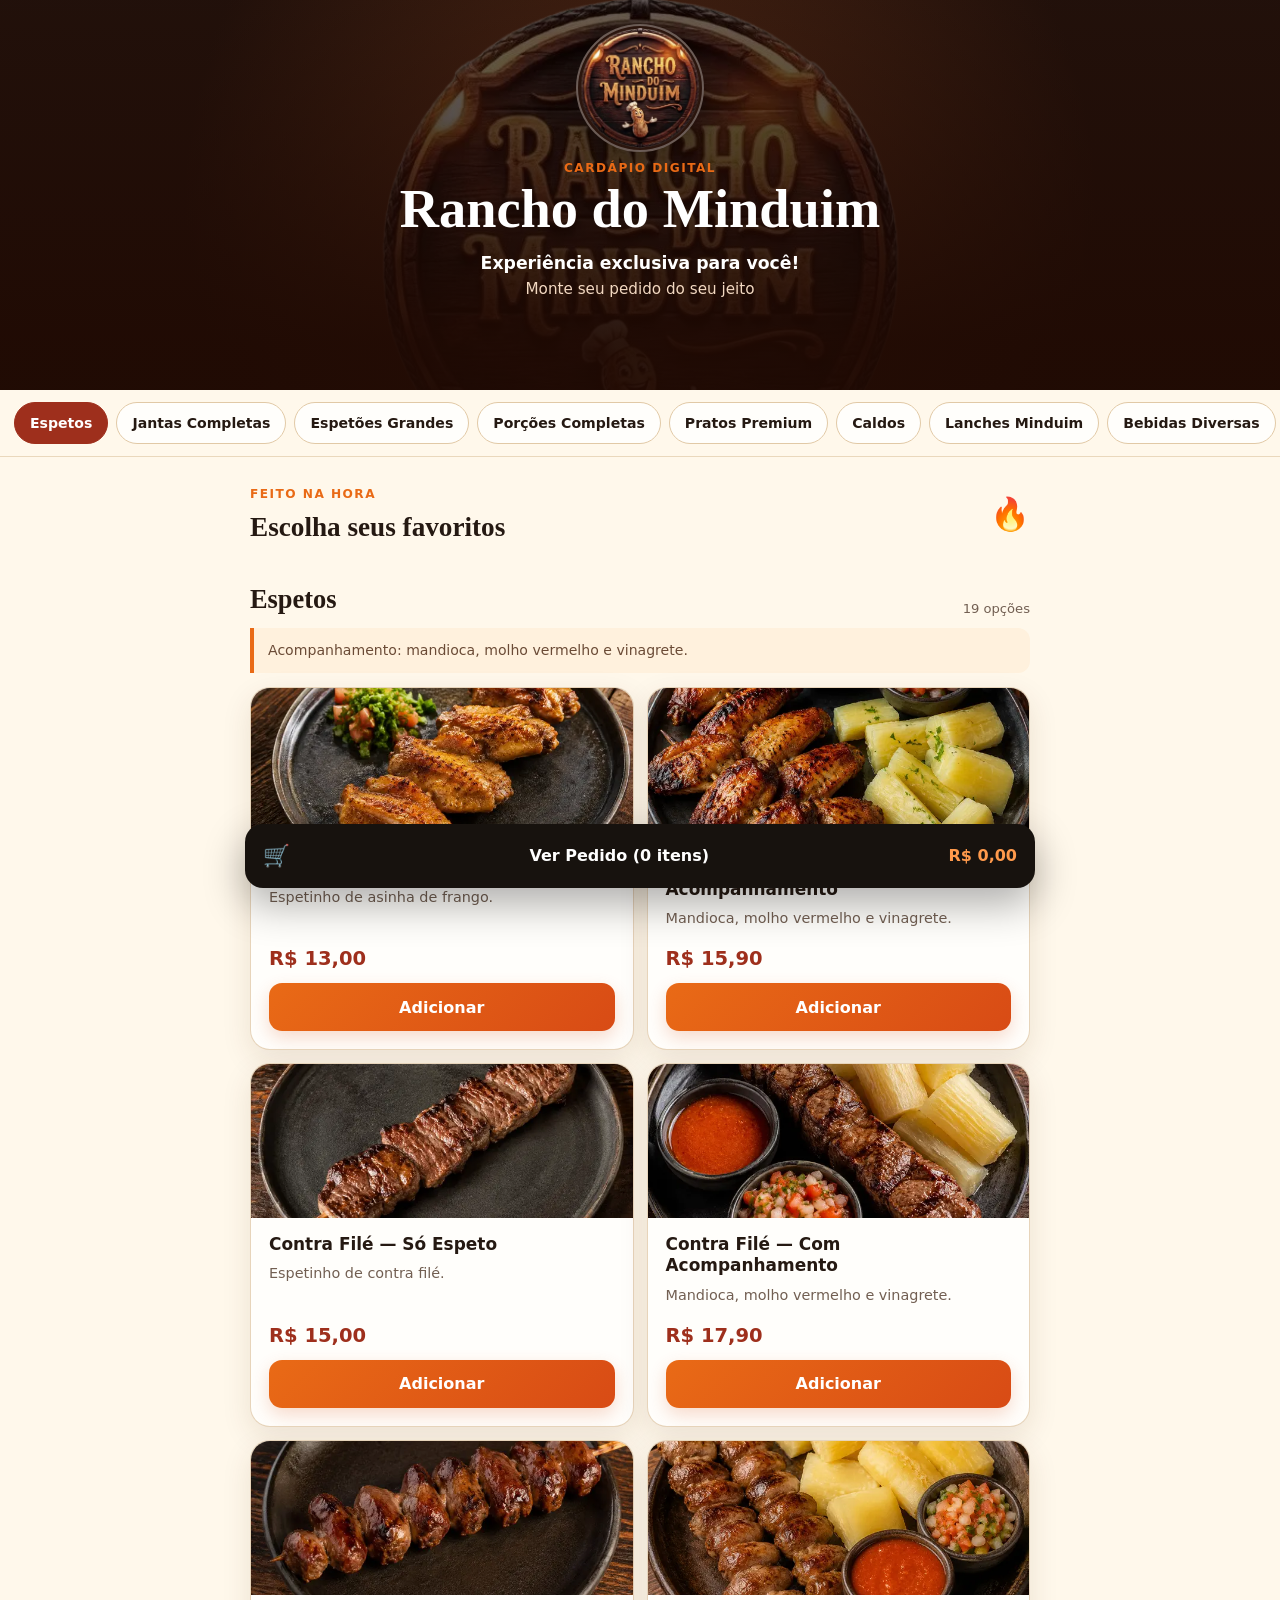
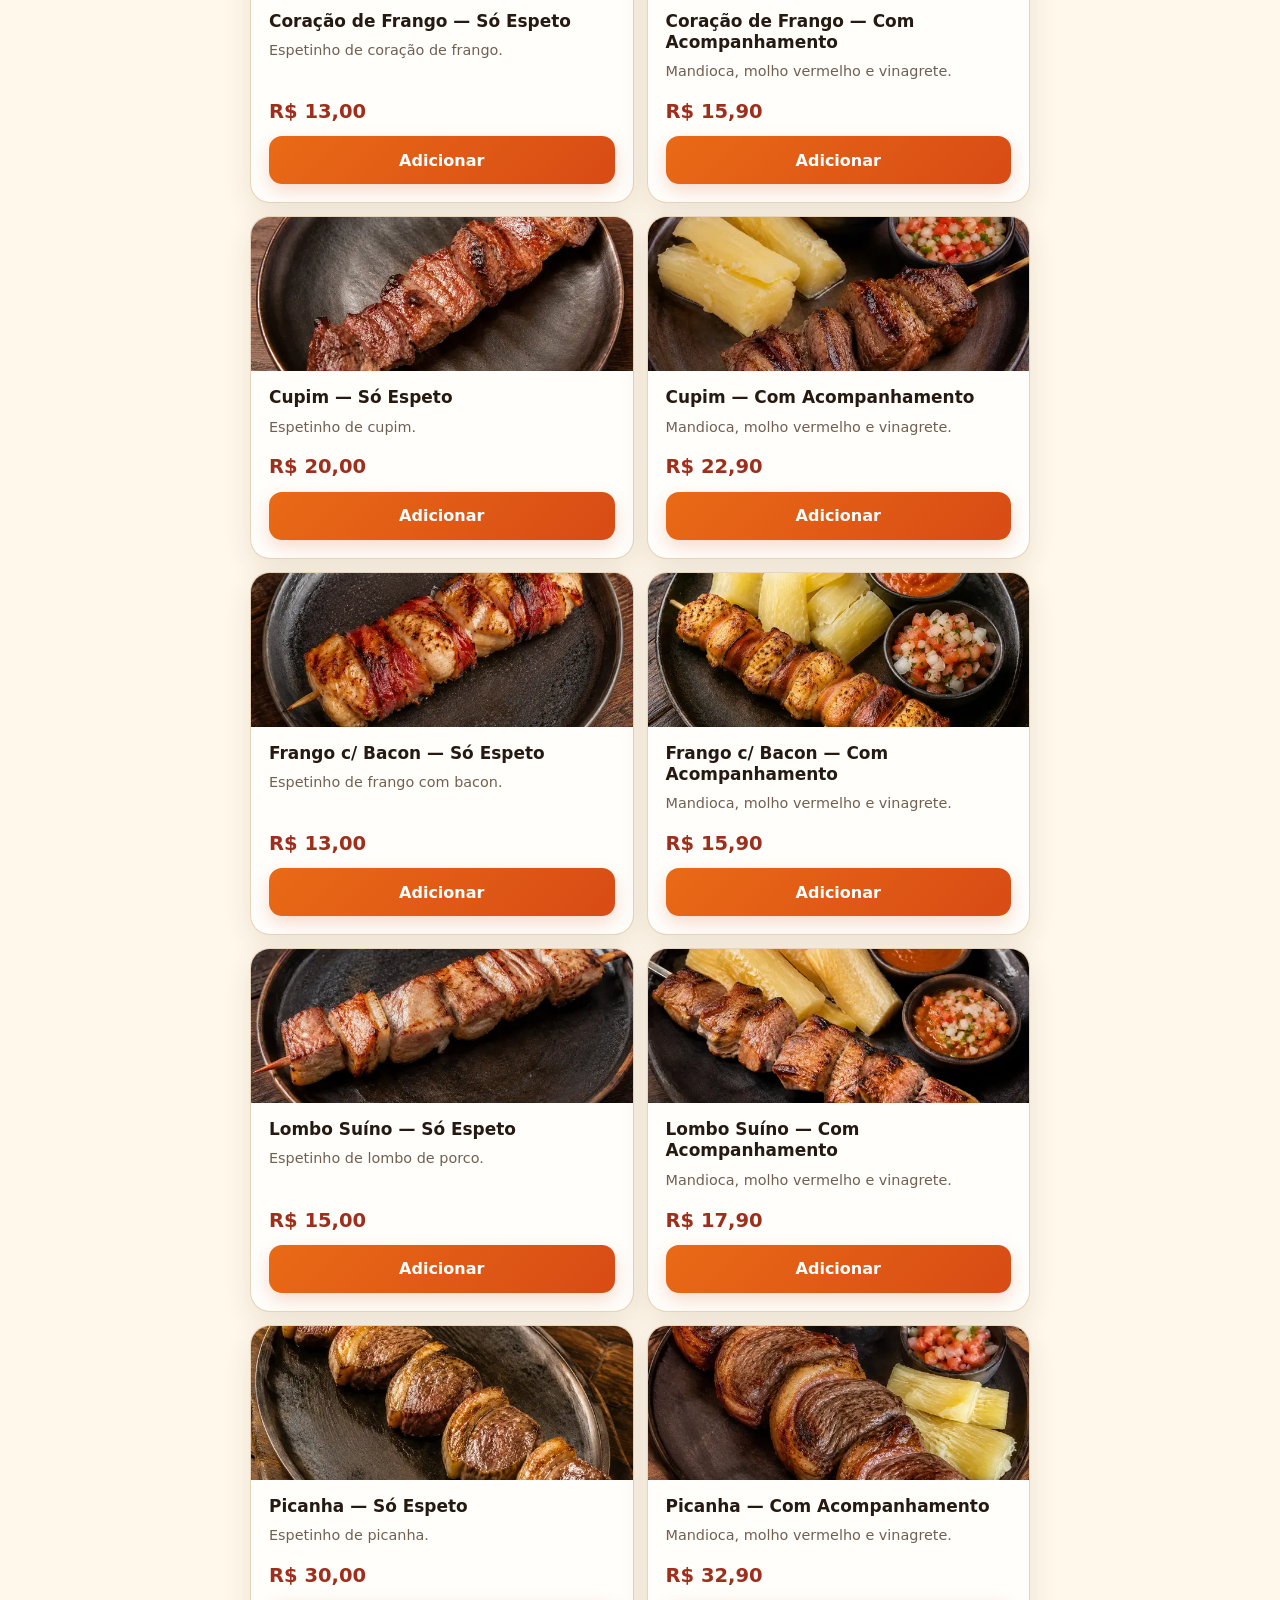
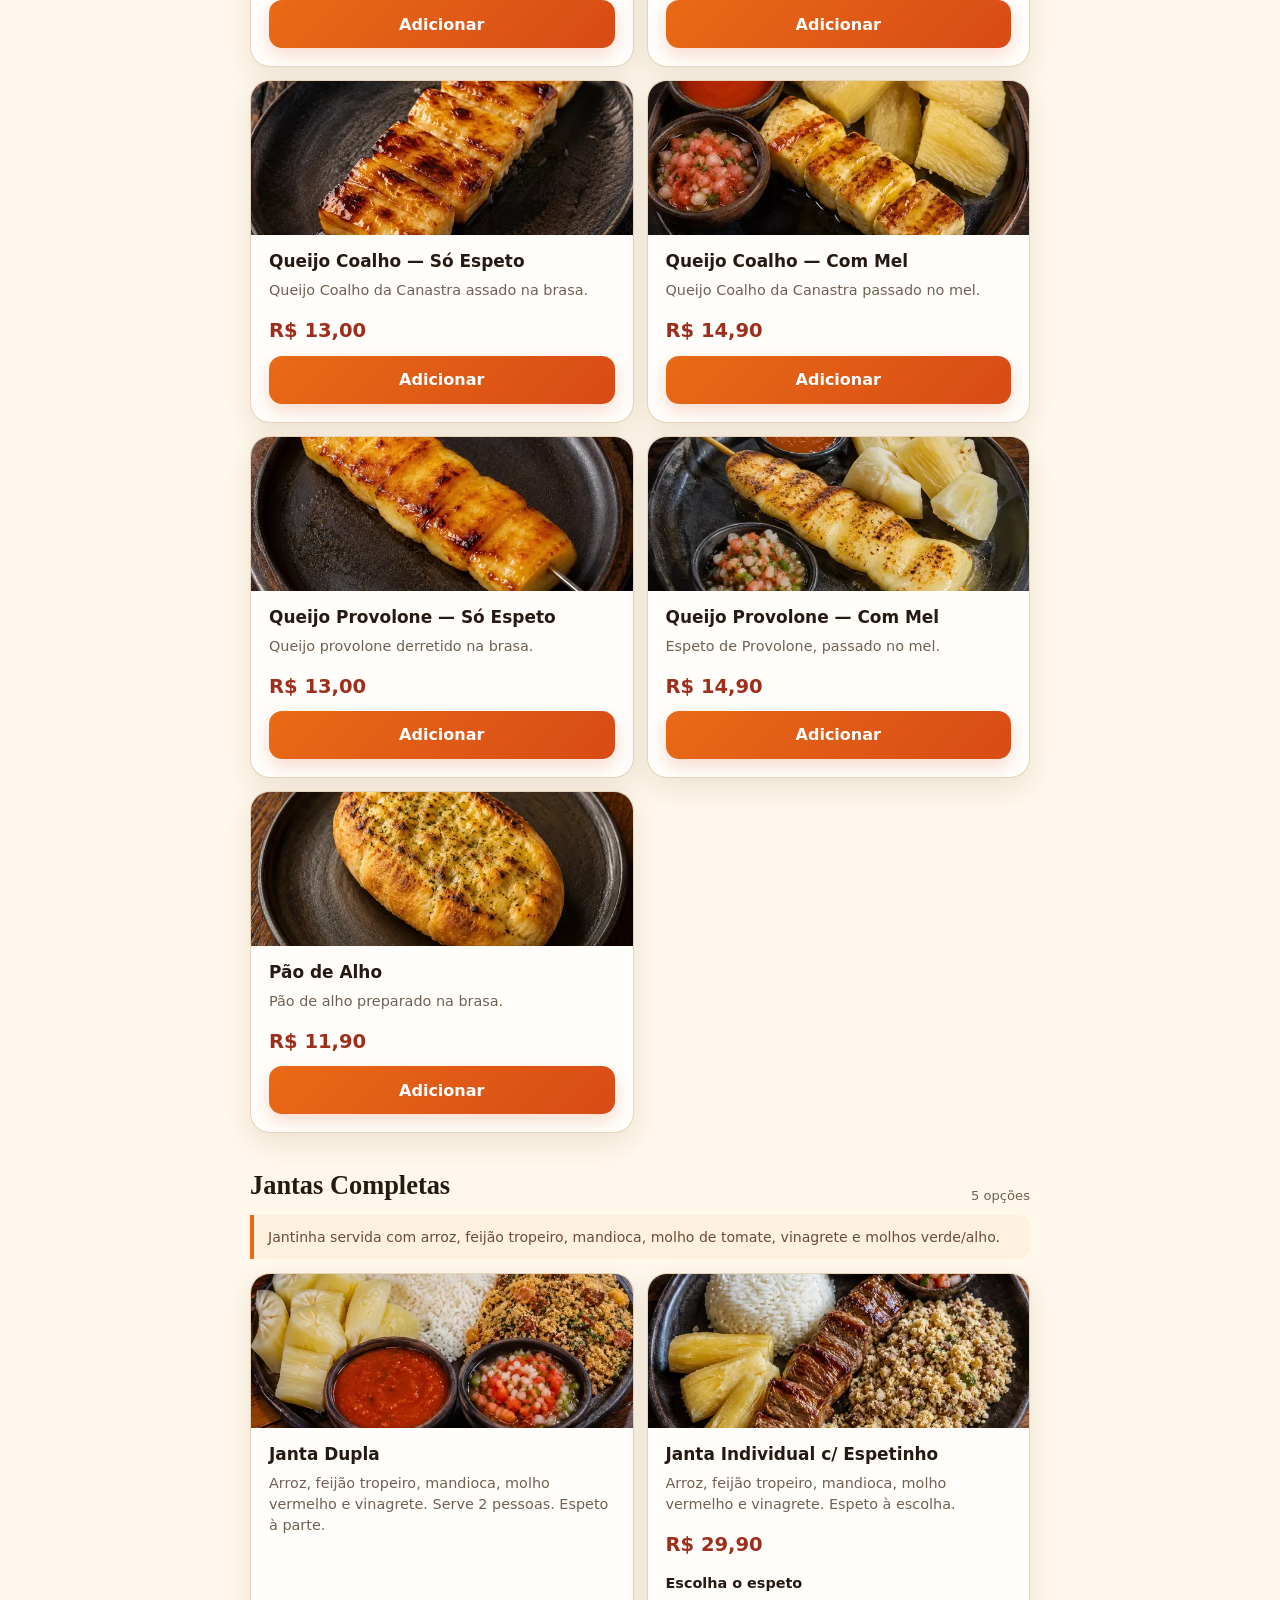
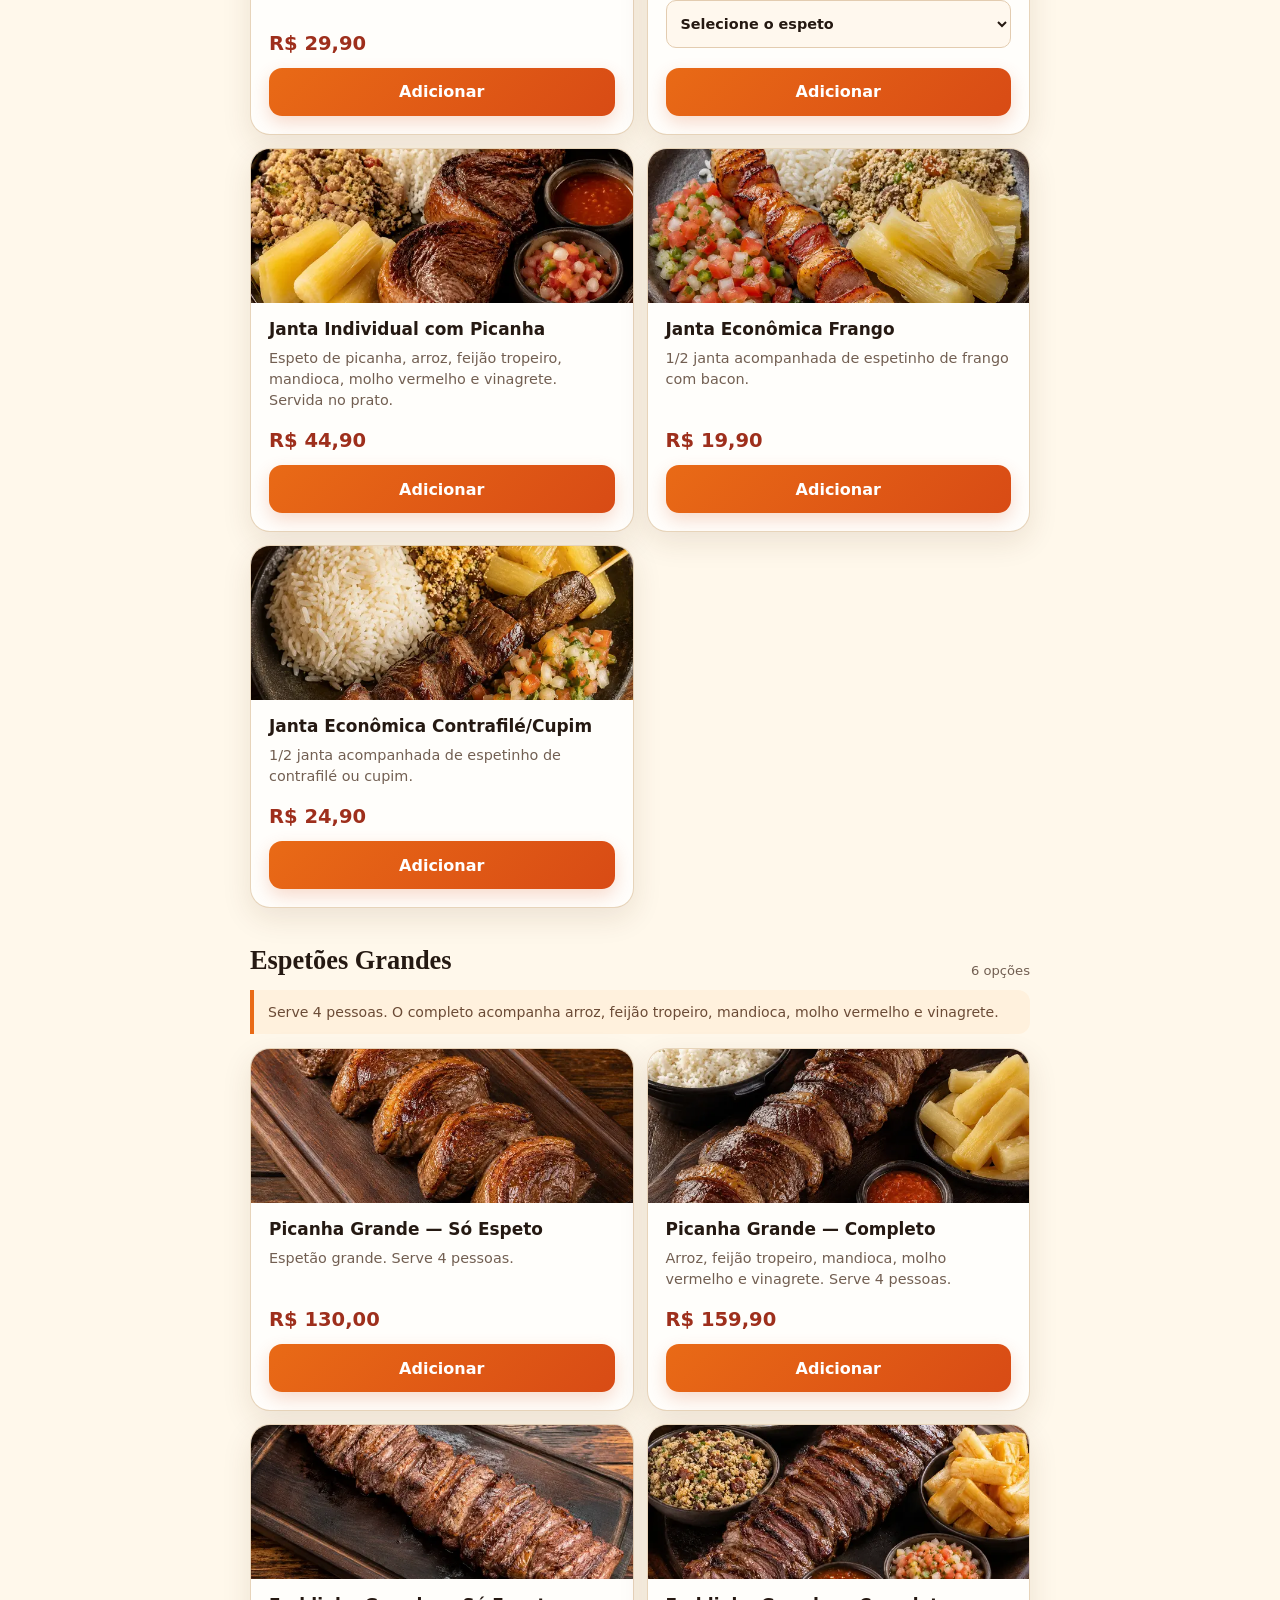
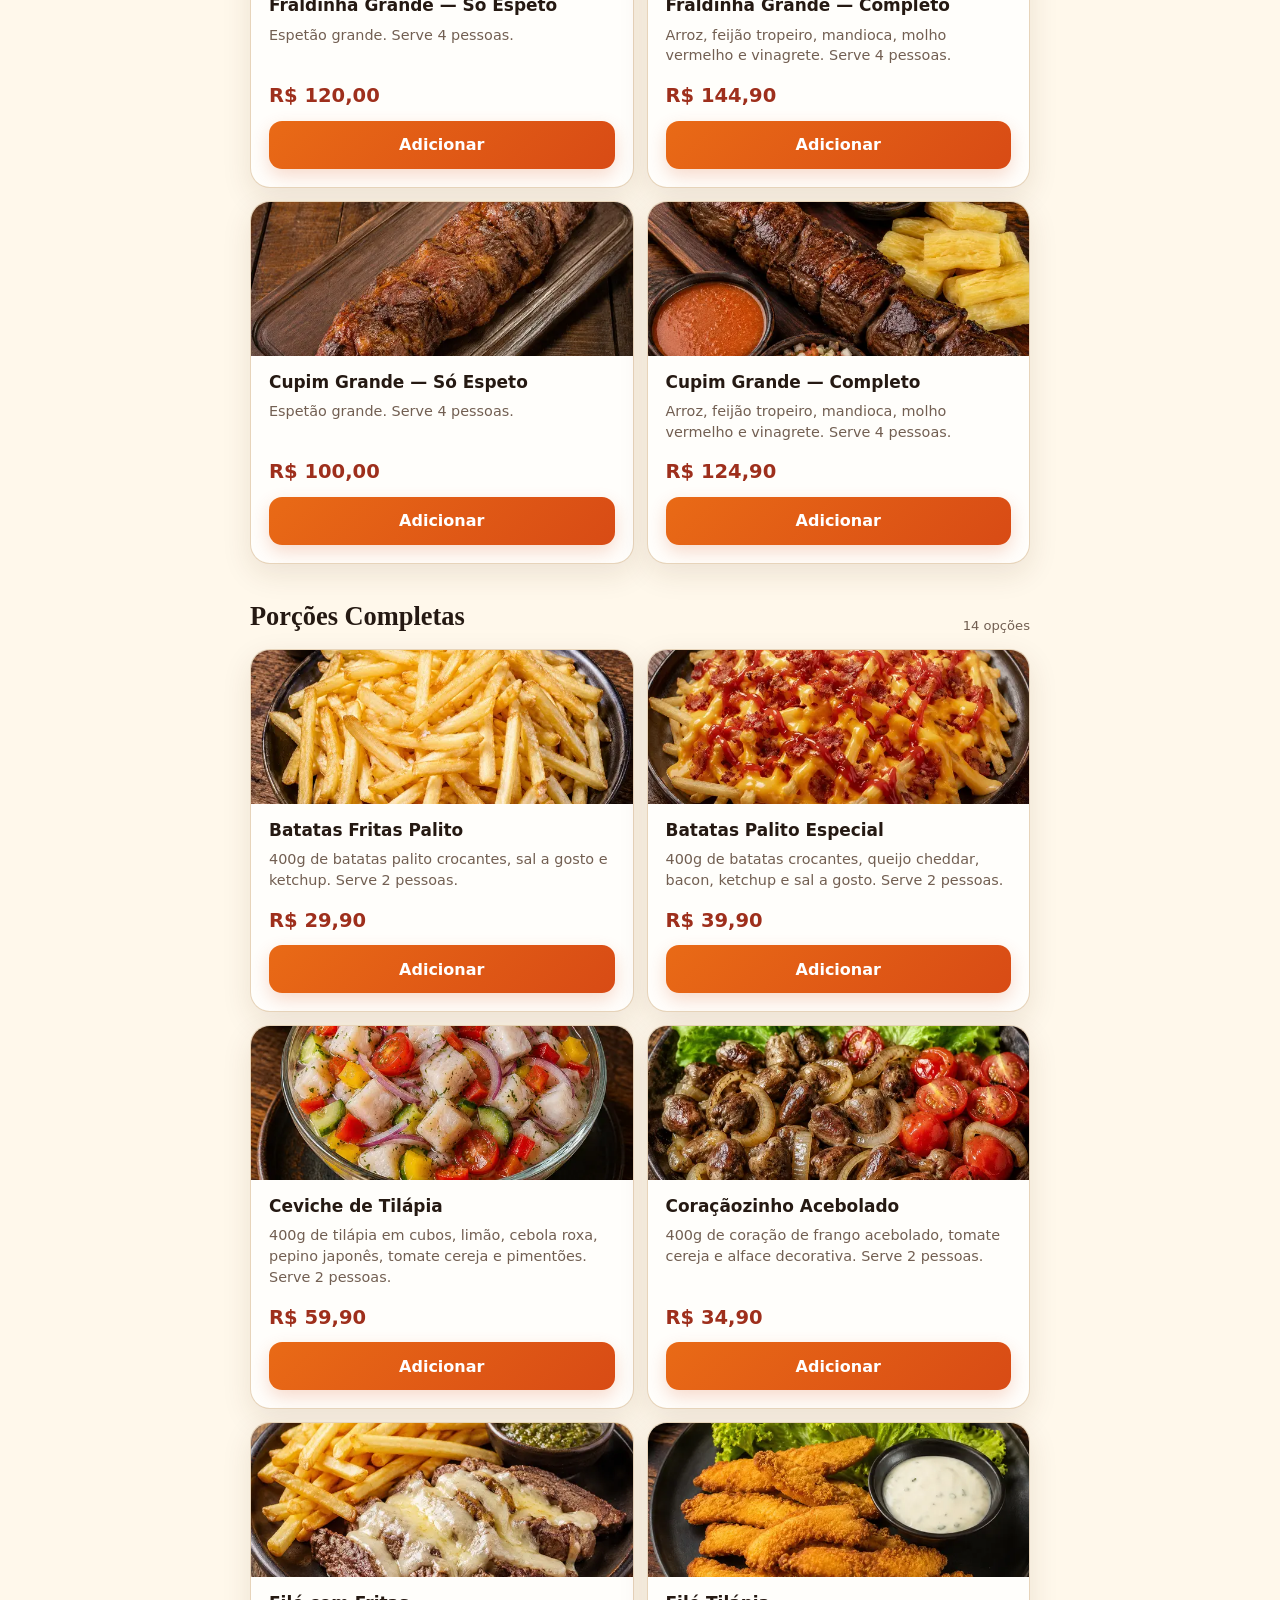
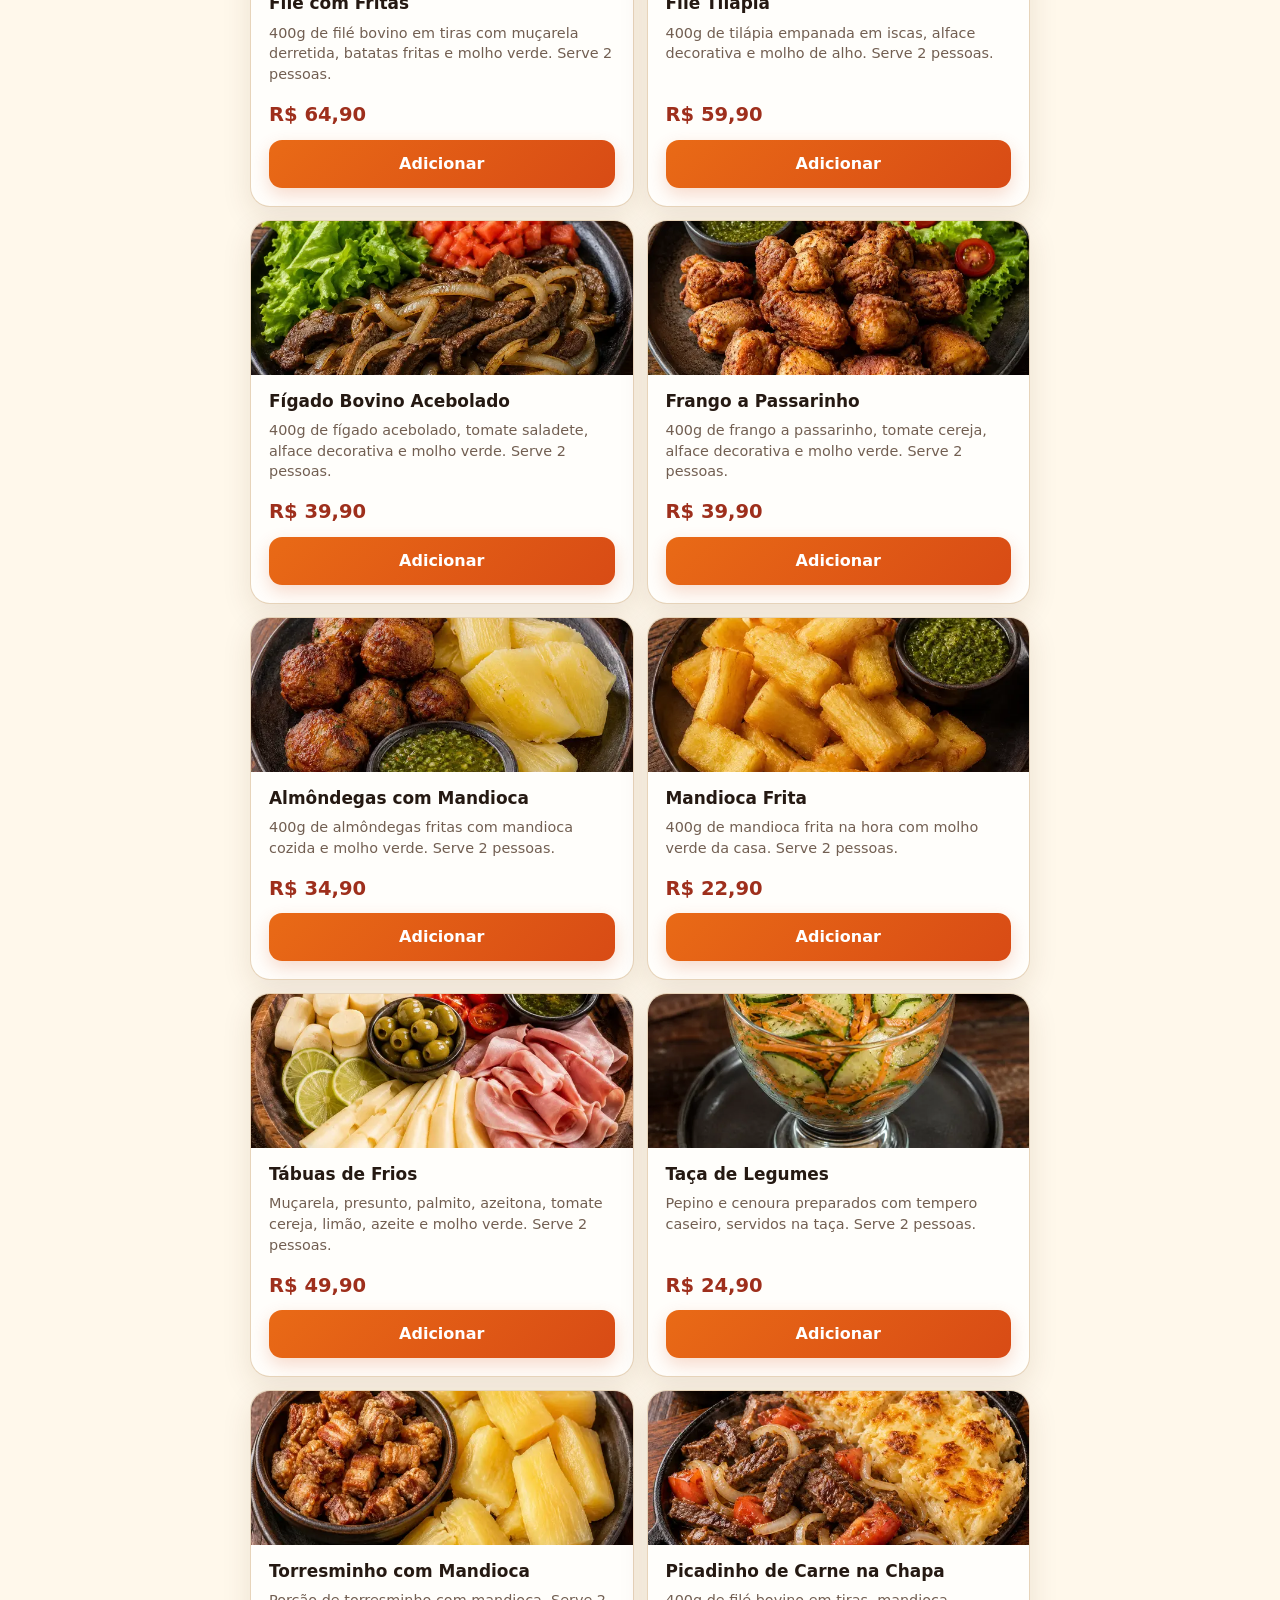
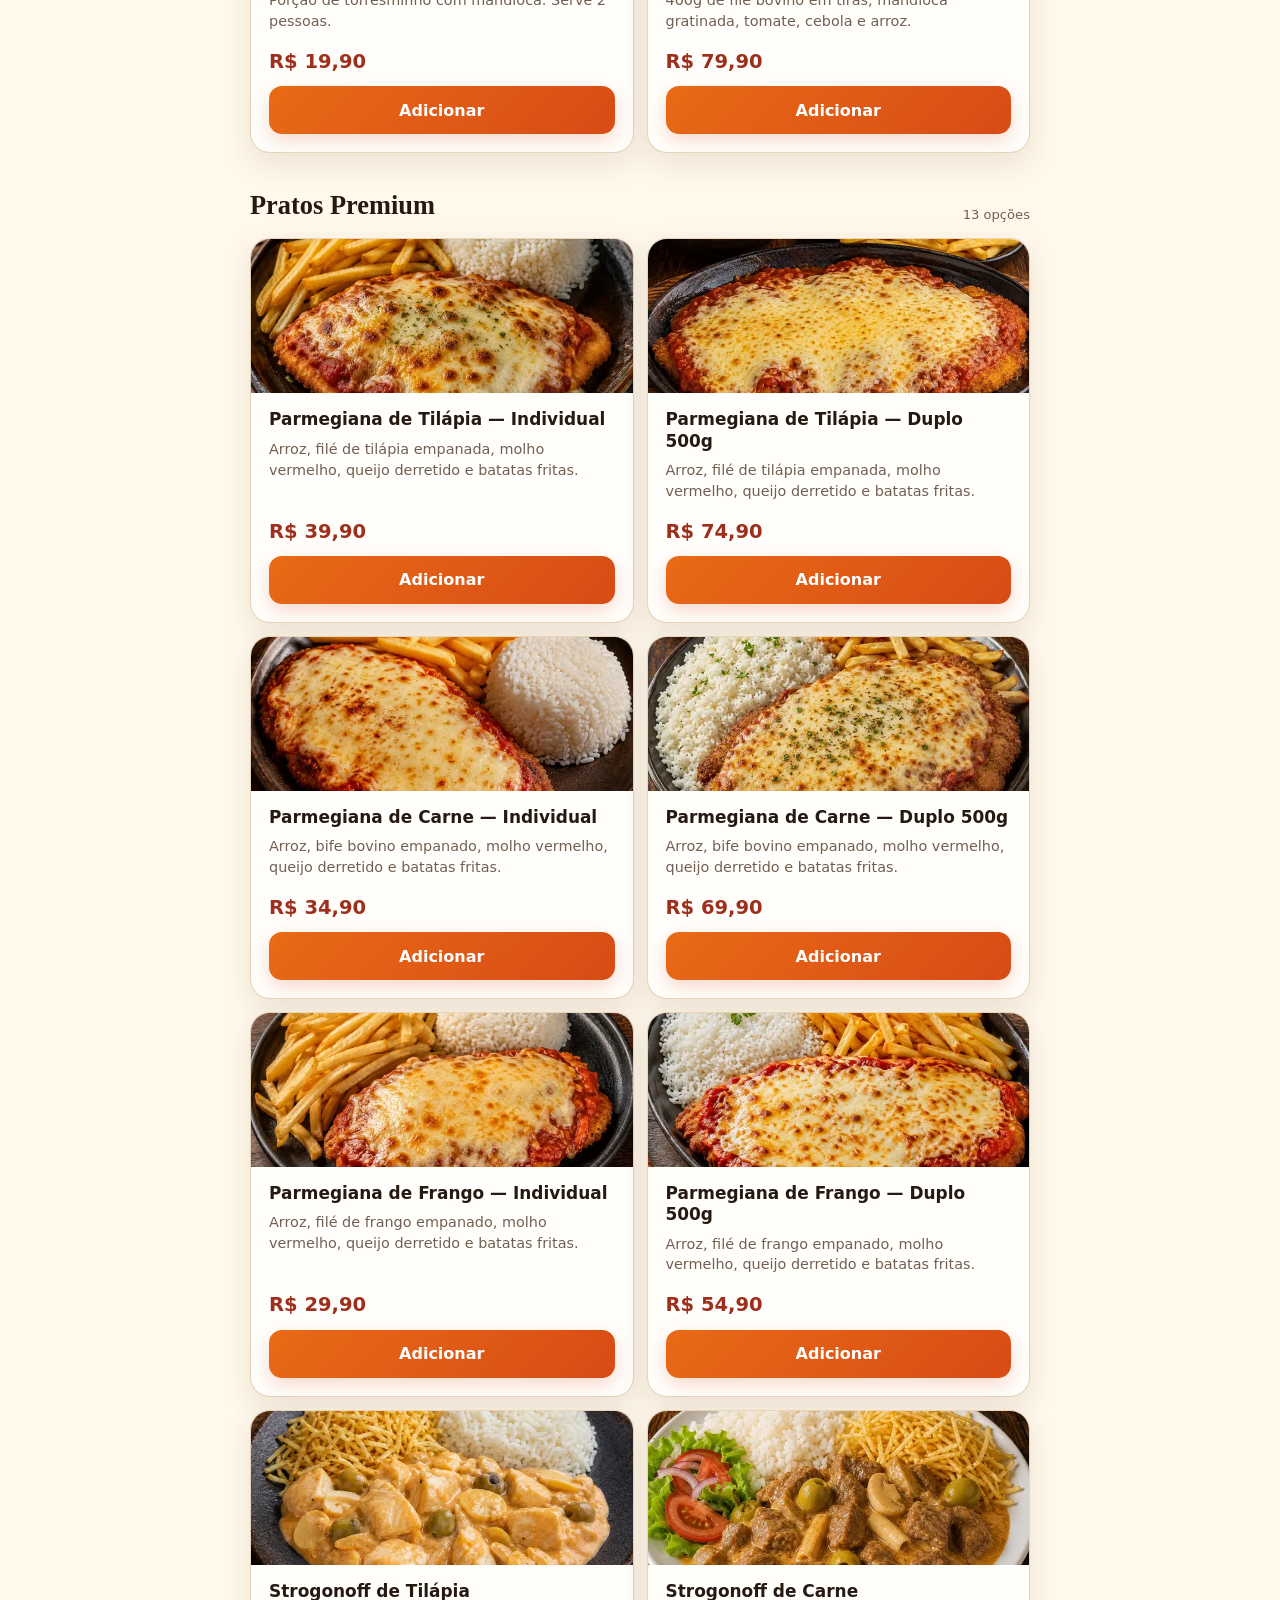
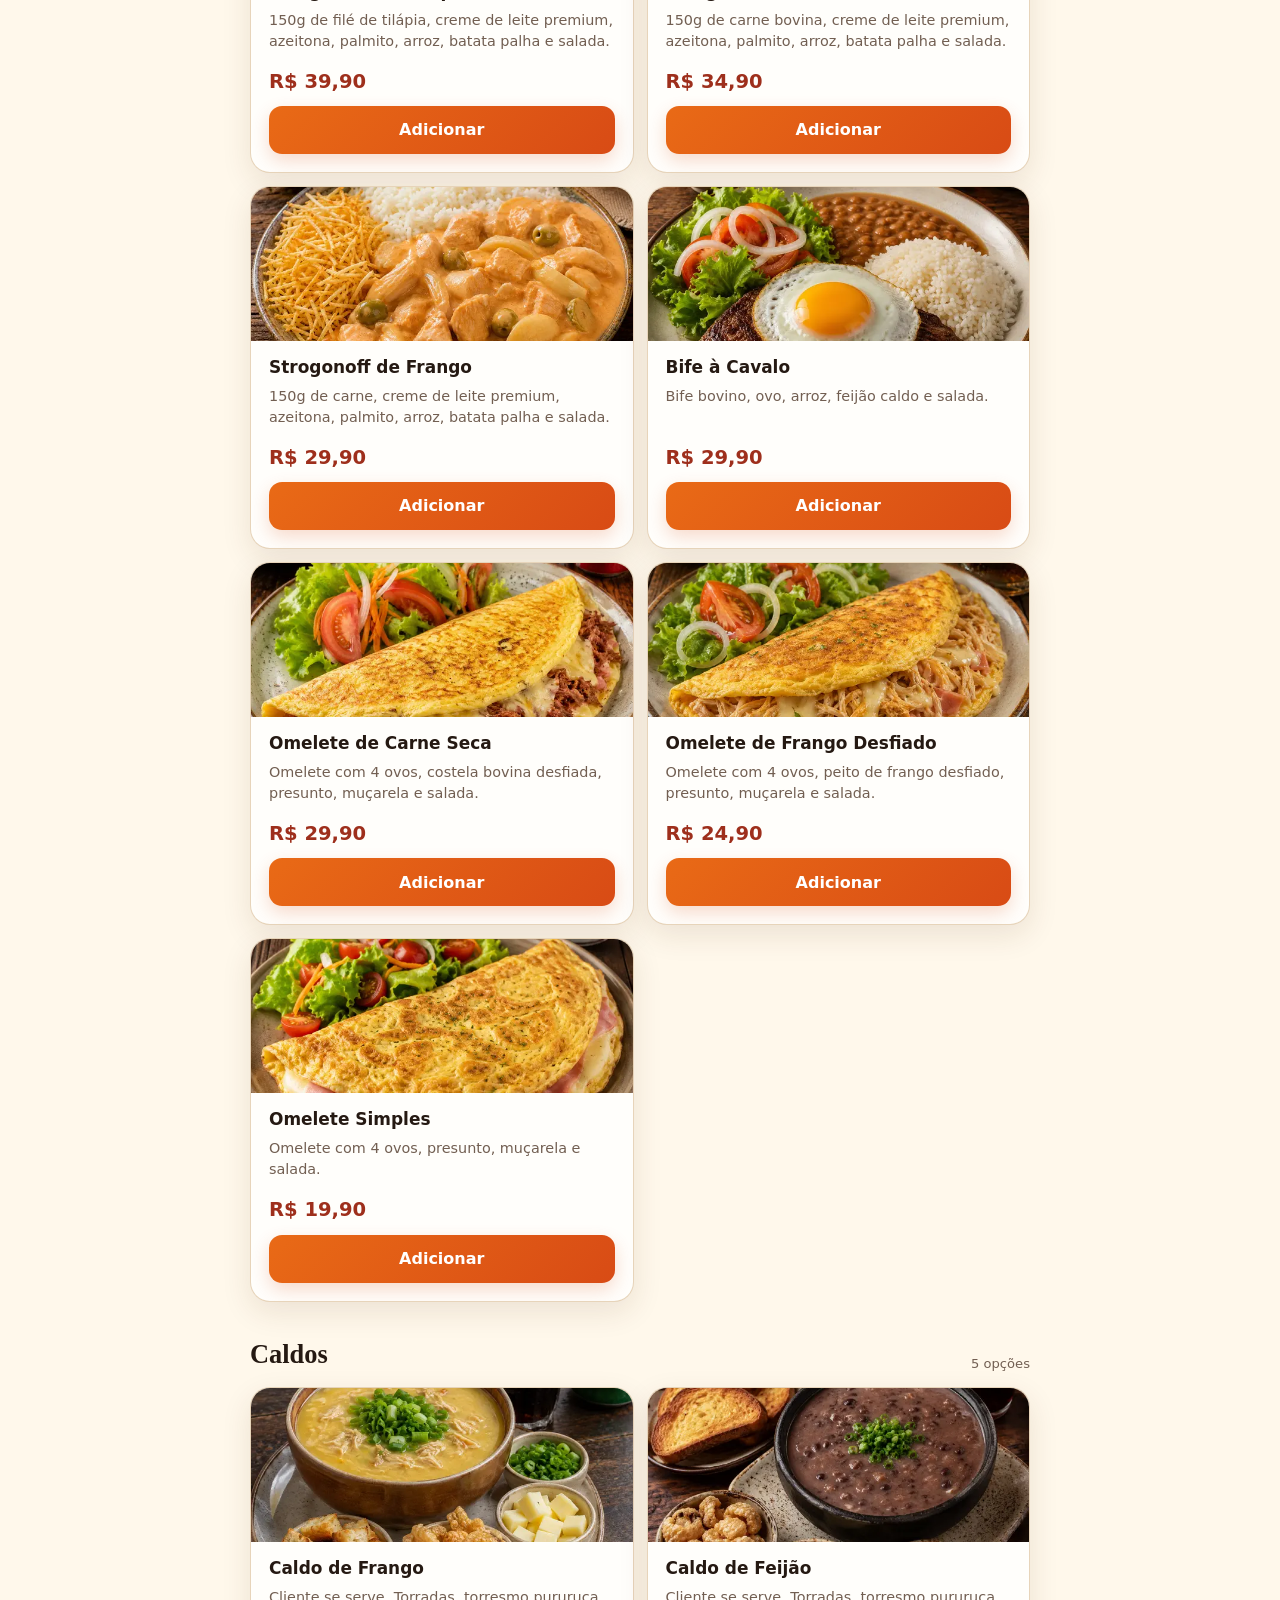
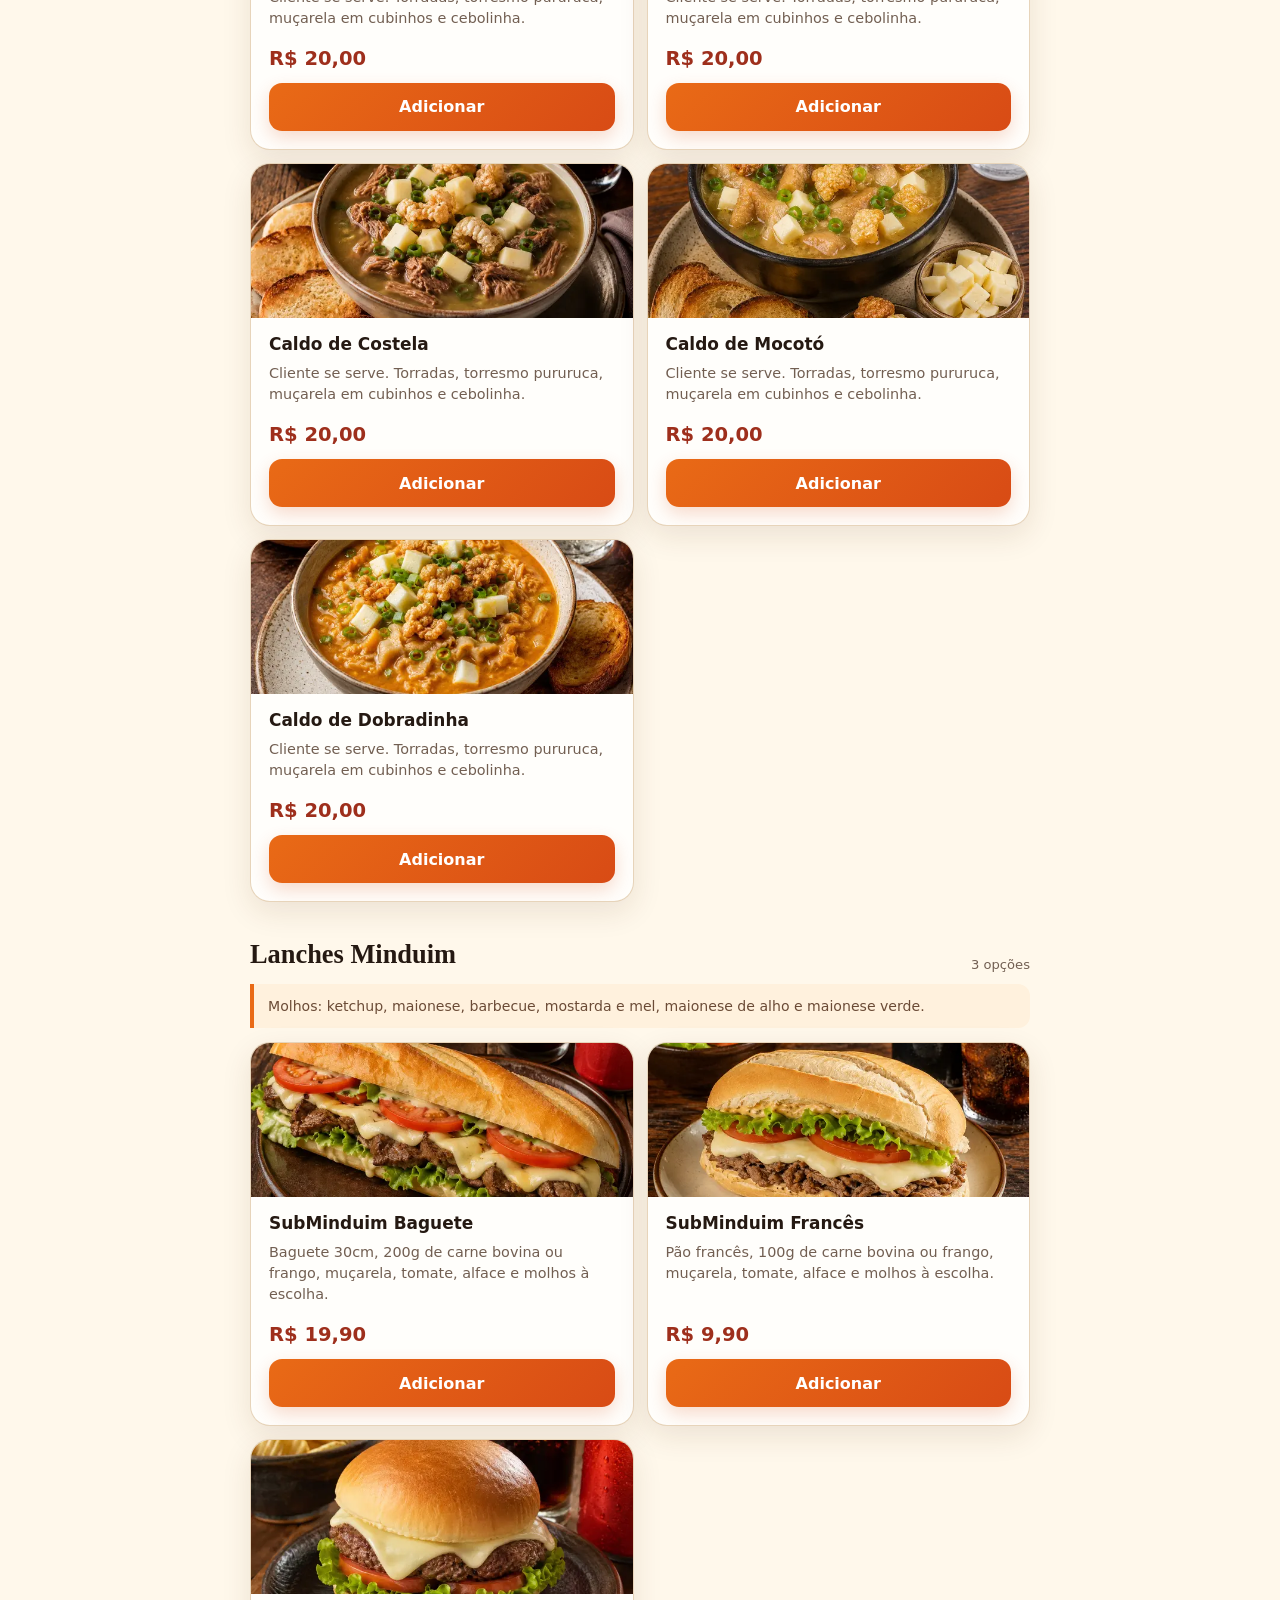
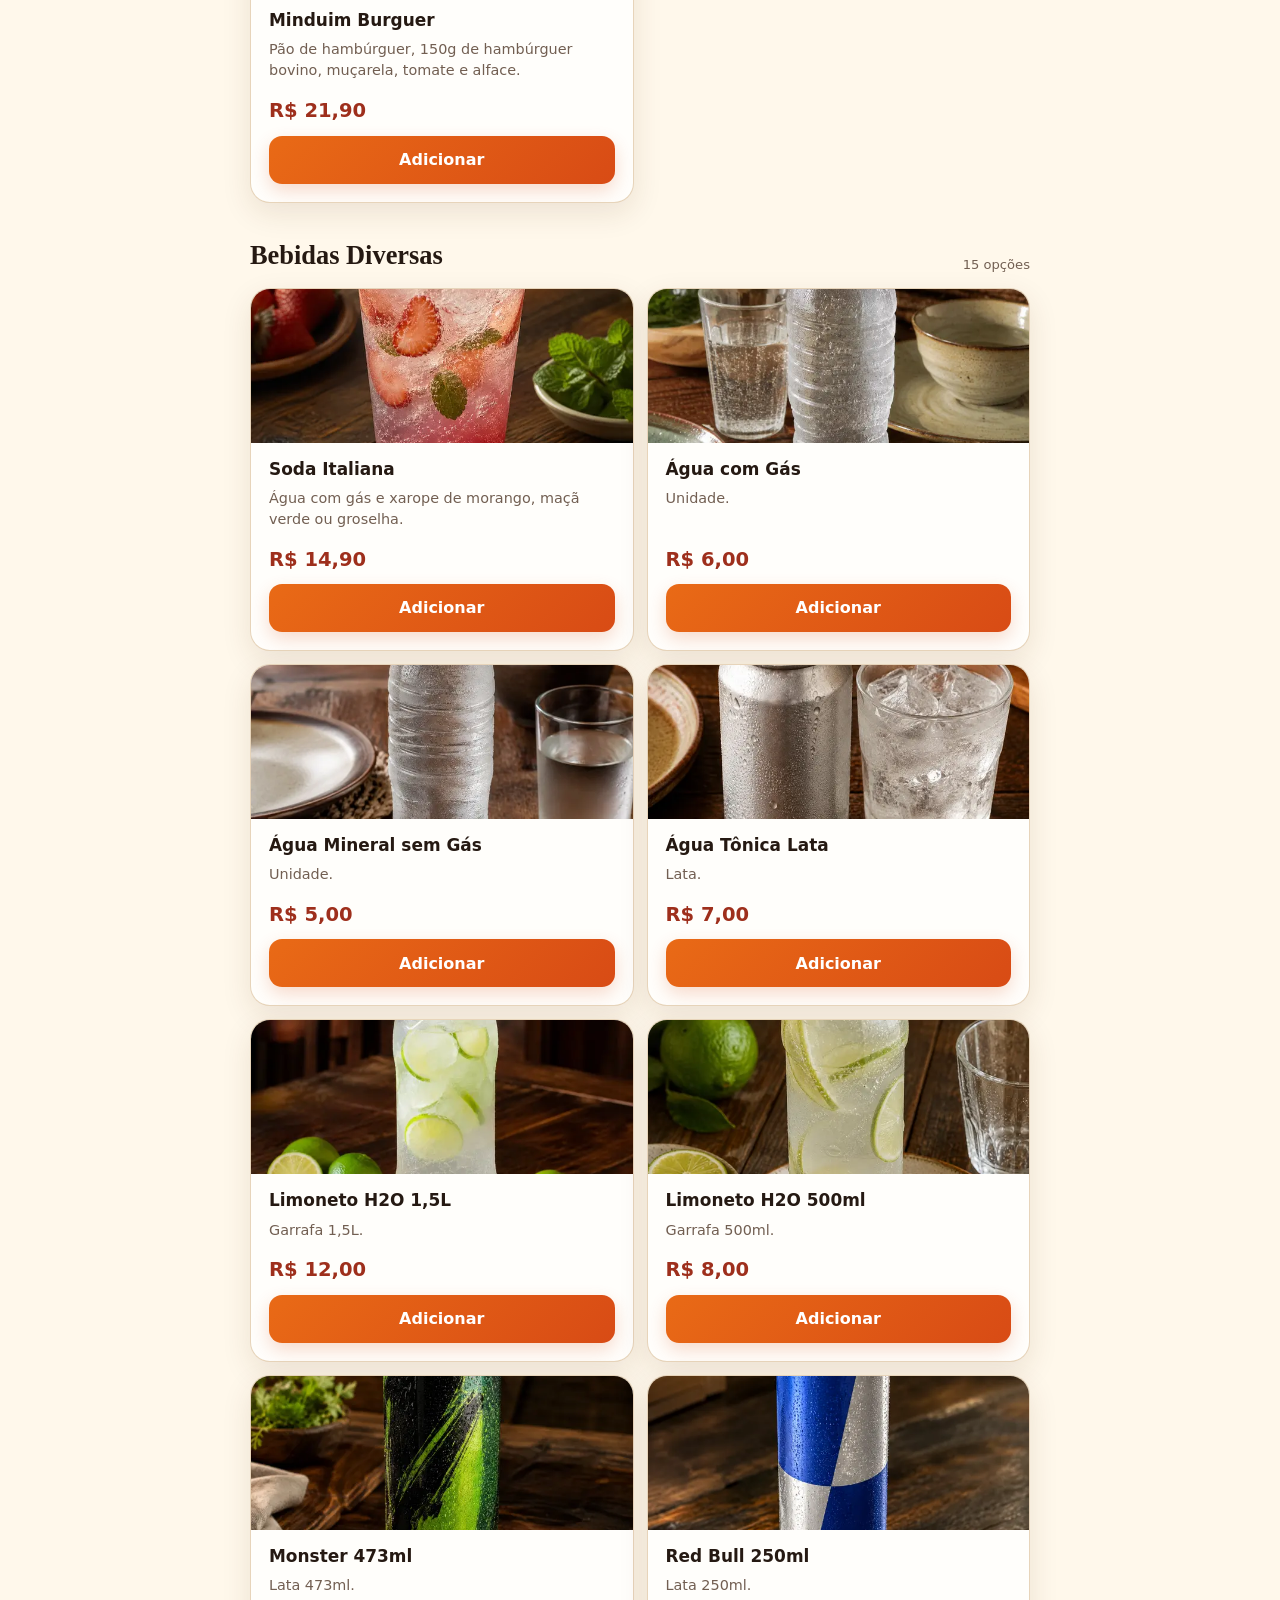
<file: index.html>
<!doctype html>
<html lang="pt-BR">
<head>
  <meta charset="utf-8">
  <meta name="viewport" content="width=device-width, initial-scale=1, viewport-fit=cover">
  <meta name="theme-color" content="#8f2817">
  <meta name="description" content="Cardápio digital interativo do Rancho do Minduim.">
  <meta name="application-name" content="Rancho do Minduim">
  <meta name="apple-mobile-web-app-capable" content="yes">
  <meta name="apple-mobile-web-app-status-bar-style" content="black-translucent">
  <meta name="apple-mobile-web-app-title" content="Rancho Minduim">
  <title>Rancho do Minduim | Cardápio Digital</title>
  <link rel="manifest" href="manifest.webmanifest">
  <link rel="icon" type="image/png" sizes="32x32" href="assets/icons/favicon-32.png">
  <link rel="apple-touch-icon" sizes="180x180" href="assets/icons/apple-touch-icon.png">
  <link rel="stylesheet" href="styles.css">
  <!-- Meta Pixel Code -->
  <script>
    !function(f,b,e,v,n,t,s)
    {if(f.fbq)return;n=f.fbq=function(){n.callMethod?
    n.callMethod.apply(n,arguments):n.queue.push(arguments)};
    if(!f._fbq)f._fbq=n;n.push=n;n.loaded=!0;n.version='2.0';
    n.queue=[];t=b.createElement(e);t.async=!0;
    t.src=v;s=b.getElementsByTagName(e)[0];
    s.parentNode.insertBefore(t,s)}(window, document,'script',
    'https://connect.facebook.net/en_US/fbevents.js');

    fbq('init', '28941373158820148');
    fbq('track', 'PageView');
  </script>
  <!-- End Meta Pixel Code -->
</head>
<body>
  <noscript>
    <img height="1" width="1" style="display:none" src="https://www.facebook.com/tr?id=28941373158820148&ev=PageView&noscript=1" alt="">
  </noscript>
  <div id="app">
    <section class="screen active" id="menu-screen" aria-labelledby="menu-title">
      <header class="brand-hero">
        <div class="brand-image" aria-hidden="true"><img src="assets/brand-reference.svg" alt=""></div>
        <div class="brand-overlay"></div>
        <div class="brand-content">
          <div class="logo-crop" role="img" aria-label="Logo Rancho do Minduim"><img src="assets/brand-reference.svg" alt=""></div>
          <p class="kicker">Cardápio digital</p>
          <h1 id="menu-title">Rancho do Minduim</h1>
          <p class="headline">Experiência exclusiva para você!</p>
          <p class="subheadline">Monte seu pedido do seu jeito</p>
        </div>
      </header>
      <nav class="category-bar" id="category-bar" aria-label="Categorias"></nav>
      <main class="menu-content">
        <div class="menu-intro">
          <div><span class="eyebrow">Feito na hora</span><h2>Escolha seus favoritos</h2></div>
          <span class="flame" aria-hidden="true">🔥</span>
        </div>
        <div id="products-root"></div>
      </main>
      <button class="cart-dock" id="open-cart" type="button">
        <span class="cart-icon" aria-hidden="true">🛒</span>
        <span id="cart-button-label">Ver Pedido (0 itens)</span>
        <strong id="cart-button-total">R$ 0,00</strong>
      </button>
    </section>

    <section class="screen" id="cart-screen" aria-labelledby="cart-title">
      <header class="simple-header">
        <button class="back-button" id="back-to-menu" type="button" aria-label="Voltar ao cardápio">←</button>
        <div><span class="eyebrow">Seu pedido</span><h1 id="cart-title">Resumo do Pedido</h1></div>
      </header>
      <main class="checkout-content">
        <section class="order-panel" aria-labelledby="items-title">
          <div class="panel-heading"><h2 id="items-title">Itens escolhidos</h2><span id="cart-count-badge">0 itens</span></div>
          <div id="cart-items"></div>
          <div class="order-breakdown" aria-live="polite"><div class="summary-row"><span>Subtotal</span><strong id="order-subtotal">R$ 0,00</strong></div><div id="delivery-fee-row"><div class="summary-row"><span>Taxa de entrega</span><strong id="delivery-fee">R$ 0,00</strong></div></div><div class="order-total"><span>Total</span><strong id="order-total">R$ 0,00</strong></div></div>
        </section>
        <form id="customer-form" class="customer-form">
          <div class="panel-heading"><div><span class="eyebrow">Para finalizar</span><h2>Seus dados</h2></div></div>
          <label>Nome completo<input name="name" type="text" autocomplete="name" required placeholder="Digite seu nome"></label>
          <label>Telefone<input id="customer-phone" name="phone" type="tel" inputmode="tel" autocomplete="tel" required placeholder="(64) 99999-9999"></label>
          <label class="pickup-option"><input id="pickup-order" name="pickup" type="checkbox"><span><strong>Retirar no balcão</strong><small>Entrega: taxa fixa de R$ 7,00. Retirada sem taxa.</small></span></label>
          <label id="address-label">Endereço<input id="customer-address" name="address" type="text" autocomplete="street-address" required placeholder="Rua, número, bairro e referência"></label>
          <fieldset class="payment-fieldset">
            <legend>Forma de pagamento</legend>
            <div class="payment-options">
              <label><input name="payment" type="radio" value="pix" required><span><strong>Pix</strong><small>Pagamento por Pix</small></span></label>
              <label><input name="payment" type="radio" value="dinheiro" required><span><strong>Dinheiro</strong><small>Pagamento na entrega ou retirada</small></span></label>
              <label><input name="payment" type="radio" value="cartao" required><span><strong>Cartão</strong><small>Débito ou crédito</small></span></label>
            </div>
          </fieldset>
          <section id="checkout-pix" class="pix-panel" aria-label="Pagamento Pix" hidden></section>
          <label>Observação <span>opcional</span><textarea name="note" rows="3" placeholder="Ex.: retirar cebola, ponto da carne..."></textarea></label>
          <p class="form-note">Confira os itens antes de confirmar. O WhatsApp abrirá com a mensagem pronta para você enviar.</p>
          <p class="form-status" id="form-status" role="alert" aria-live="assertive"></p>
          <button class="primary-button" id="confirm-order" type="submit">Confirmar Pedido</button>
          <button class="text-button" id="back-to-menu-bottom" type="button">Voltar ao cardápio</button>
        </form>
      </main>
    </section>

    <section class="screen confirmation-screen" id="confirmation-screen" aria-labelledby="confirmation-title">
      <main class="confirmation-card">
        <div class="check-icon" aria-hidden="true">✓</div>
        <span class="eyebrow">Tudo certo</span>
        <h1 id="confirmation-title">Pedido recebido!</h1>
        <p class="order-number" id="confirmed-order-number">#0000</p>
        <section id="confirmation-pix" class="pix-panel" aria-label="Pagamento Pix" hidden></section>
        <p>Finalize o pedido enviando a mensagem via WhatsApp.</p>
        <a class="whatsapp-button" id="whatsapp-link" href="#" target="_blank" rel="noopener noreferrer">Enviar pelo WhatsApp</a>
        <button class="primary-button" id="new-order" type="button">Novo Pedido</button>
      </main>
    </section>
  </div>
  <div class="toast" id="toast" role="status" aria-live="polite">Adicionado ao carrinho</div>
  <script src="assets/vendor/qrcode.js"></script>
  <script src="pix.js"></script>
  <script src="script.js"></script>
</body>
</html>
</file>
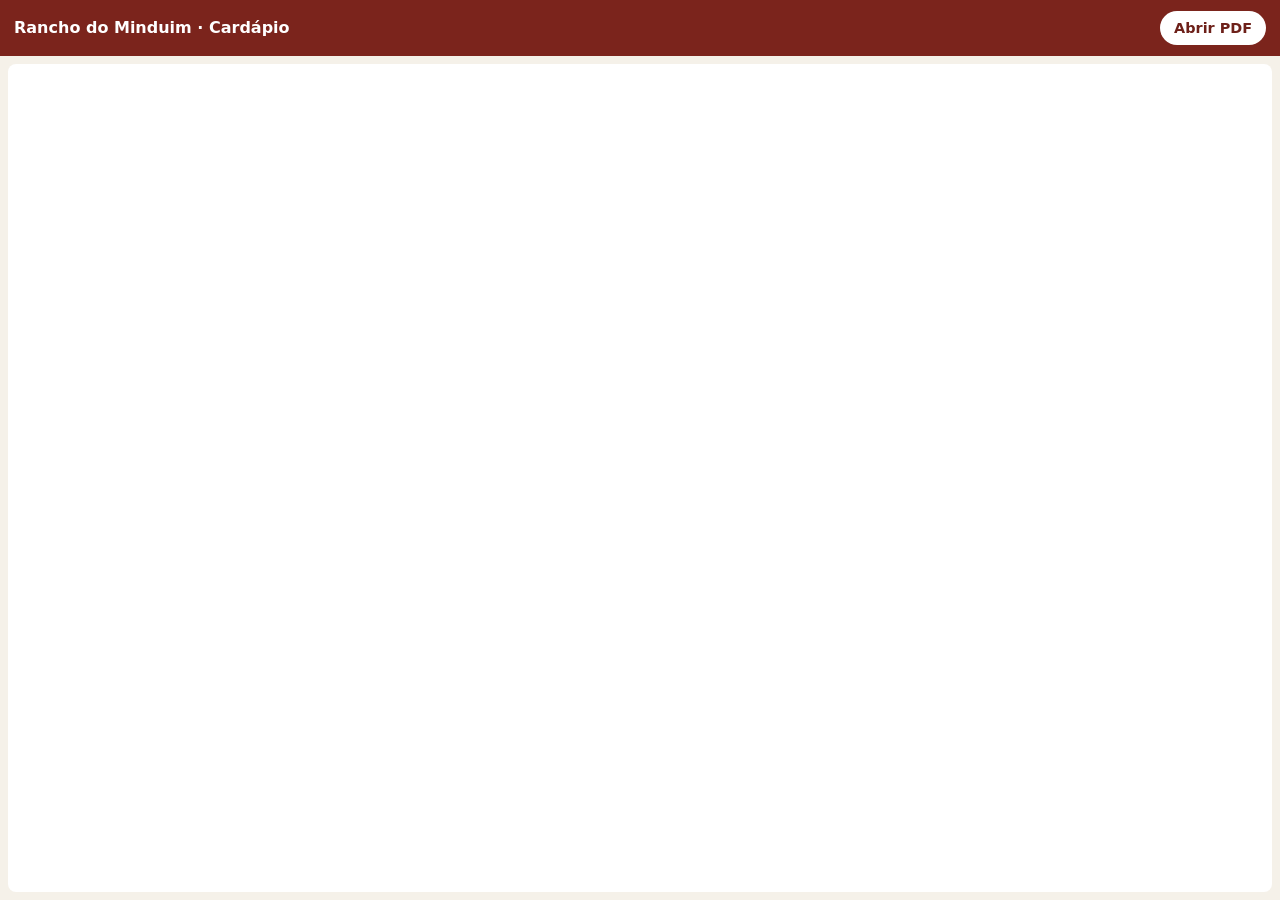
<file: cardapio-pdf.html>
<!doctype html>
<html lang="pt-BR">
<head>
  <meta charset="utf-8">
  <meta name="viewport" content="width=device-width, initial-scale=1, viewport-fit=cover">
  <meta name="theme-color" content="#7b241c">
  <meta name="description" content="Cardápio do Rancho do Minduim em PDF.">
  <title>Cardápio PDF | Rancho do Minduim</title>
  <style>
    :root { color-scheme: light; font-family: system-ui, -apple-system, "Segoe UI", sans-serif; }
    * { box-sizing: border-box; }
    html, body { width: 100%; height: 100%; margin: 0; }
    body { display: grid; grid-template-rows: auto 1fr; background: #f5f1e9; color: #231b16; }
    header { min-height: 56px; padding: 8px 14px; display: flex; align-items: center; justify-content: space-between; gap: 12px; background: #7b241c; color: #fff; }
    h1 { margin: 0; font-size: 1rem; line-height: 1.25; }
    a { flex: none; border-radius: 999px; padding: 9px 14px; background: #fff; color: #6d2019; font-size: .9rem; font-weight: 700; text-decoration: none; }
    main { min-height: 0; padding: 8px; }
    iframe { display: block; width: 100%; height: 100%; border: 0; border-radius: 8px; background: #fff; }
    @media (max-width: 420px) { header { padding-inline: 10px; } h1 { font-size: .9rem; } a { padding: 8px 11px; font-size: .82rem; } main { padding: 0; } iframe { border-radius: 0; } }
  </style>
</head>
<body>
  <header>
    <h1>Rancho do Minduim · Cardápio</h1>
    <a href="Cardapio_Rancho_do_Minduim_otimizado.pdf" target="_blank" rel="noopener">Abrir PDF</a>
  </header>
  <main>
    <iframe title="Cardápio do Rancho do Minduim" src="Cardapio_Rancho_do_Minduim_otimizado.pdf#view=FitH"></iframe>
  </main>
</body>
</html>
</file>
<file: styles.css>
:root{--red:#9e2f1c;--red-dark:#732012;--orange:#e96a16;--ink:#251912;--muted:#725f52;--cream:#fff8eb;--white:#fffefb;--green:#1d9d57;--line:#ead8bc;--shadow:0 10px 30px rgba(85,47,22,.11);--radius:20px}
*{box-sizing:border-box}html{scroll-behavior:smooth}body{margin:0;min-width:320px;background:#efe3d0;color:var(--ink);font-family:Inter,ui-sans-serif,system-ui,-apple-system,BlinkMacSystemFont,"Segoe UI",sans-serif;font-size:16px;line-height:1.45}button,input,textarea{font:inherit}button,a{-webkit-tap-highlight-color:transparent}button{cursor:pointer}.screen{display:none;min-height:100dvh;background:var(--cream)}.screen.active{display:block}
.brand-hero{position:relative;min-height:330px;overflow:hidden;background:#2a160d;color:#fff}.brand-image,.brand-overlay{position:absolute;inset:0}.brand-image{display:grid;place-items:center;background:radial-gradient(circle at center,#5b2d17 0,#24120c 68%)}.brand-image img{width:min(94vw,520px);height:min(94vw,520px);object-fit:contain;filter:saturate(.9) brightness(.52);transform:scale(1.05)}.brand-overlay{background:linear-gradient(180deg,rgba(24,10,4,.2),rgba(32,10,3,.9) 88%)}.brand-content{position:relative;z-index:1;padding:max(24px,env(safe-area-inset-top)) 20px 32px;text-align:center}.logo-crop{width:128px;height:128px;margin:0 auto 8px;overflow:hidden;border-radius:50%;border:2px solid rgba(255,255,255,.3);background:#2b150d;box-shadow:0 10px 30px rgba(0,0,0,.3)}.logo-crop img{width:100%;height:100%;object-fit:contain}.kicker,.eyebrow{margin:0;color:var(--orange);font-size:.76rem;font-weight:900;letter-spacing:.12em;text-transform:uppercase}.brand-content h1,.simple-header h1,.confirmation-card h1{margin:4px 0;font-family:Georgia,"Times New Roman",serif;font-size:clamp(2rem,9vw,3.4rem);line-height:1.02}.headline{margin:14px 0 2px;font-size:1.08rem;font-weight:800}.subheadline{margin:0;color:#f2d8c1;font-size:.95rem}
.category-bar{position:sticky;top:0;z-index:20;display:flex;gap:8px;overflow-x:auto;scrollbar-width:none;padding:12px 14px;background:rgba(255,248,235,.96);border-bottom:1px solid var(--line);backdrop-filter:blur(12px)}.category-bar::-webkit-scrollbar{display:none}.category-chip{flex:0 0 auto;min-height:42px;padding:10px 15px;border:1px solid #e1c9a6;border-radius:999px;background:var(--white);color:var(--ink);font-size:.88rem;font-weight:800}.category-chip.active{background:var(--red);border-color:var(--red);color:#fff}
.menu-content,.checkout-content{width:min(100%,820px);margin:0 auto;padding:24px 14px 124px}.menu-intro,.panel-heading{display:flex;align-items:center;justify-content:space-between;gap:14px}.menu-intro h2,.panel-heading h2,.category-section h2{margin:3px 0 0}.menu-intro h2{font-family:Georgia,serif;font-size:1.7rem}.flame{font-size:2rem}.category-section{scroll-margin-top:78px;padding-top:30px}.category-heading{display:flex;align-items:flex-end;justify-content:space-between;gap:12px;margin-bottom:14px}.category-heading h2{font-family:Georgia,serif;font-size:1.65rem}.category-heading span{color:var(--muted);font-size:.82rem}.category-description{margin:-4px 0 14px;padding:12px 14px;background:#fff1dd;border-left:4px solid var(--orange);color:#6b4b36;border-radius:0 12px 12px 0;font-size:.88rem}
.product-grid{display:grid;grid-template-columns:1fr;gap:13px}.product-card{display:flex;flex-direction:column;min-height:188px;padding:0 18px 18px;overflow:hidden;background:var(--white);border:1px solid rgba(220,194,156,.68);border-radius:var(--radius);box-shadow:var(--shadow)}.product-image{width:calc(100% + 36px);height:154px;margin:0 -18px 16px;object-fit:cover;background:#ead8bc}.product-card h3{margin:0;font-size:1.06rem;line-height:1.25}.product-card p{margin:8px 0 16px;color:var(--muted);font-size:.9rem}.product-bottom{display:flex;flex-direction:column;align-items:stretch;gap:10px;margin-top:auto}.product-price{color:var(--red);font-size:1.22rem;font-weight:900}.add-button{width:100%;min-height:48px;border:0;border-radius:13px;background:linear-gradient(135deg,var(--orange),#d84b15);color:#fff;font-weight:900;box-shadow:0 7px 18px rgba(216,75,21,.2)}.add-button:active{transform:scale(.98)}.add-button:disabled{background:#d8cec1;color:#725f52;box-shadow:none;cursor:not-allowed}.adult-note{display:block;margin-top:7px;color:#9d351f;font-size:.76rem;font-weight:800}
.cart-dock{position:fixed;left:max(14px,calc((100vw - 790px)/2));right:max(14px,calc((100vw - 790px)/2));bottom:max(12px,env(safe-area-inset-bottom));z-index:25;display:grid;grid-template-columns:auto 1fr auto;align-items:center;gap:10px;min-height:64px;padding:12px 18px;border:0;border-radius:18px;background:#17120e;color:#fff;box-shadow:0 16px 42px rgba(0,0,0,.32);font-weight:900}.cart-dock strong{color:#ff9a4c}.cart-icon{font-size:1.35rem}
.simple-header{display:flex;align-items:center;gap:14px;padding:max(20px,env(safe-area-inset-top)) 16px 20px;background:linear-gradient(135deg,#2f160e,var(--red-dark));color:#fff}.simple-header .eyebrow{color:#ff9c54}.simple-header h1{font-size:1.9rem}.back-button{display:grid;place-items:center;flex:0 0 auto;width:48px;height:48px;border:1px solid rgba(255,255,255,.25);border-radius:14px;background:rgba(255,255,255,.08);color:#fff;font-size:1.55rem}.checkout-content{display:grid;gap:18px;padding-bottom:48px}.order-panel,.customer-form{padding:18px;background:var(--white);border:1px solid var(--line);border-radius:var(--radius);box-shadow:var(--shadow)}.panel-heading{margin-bottom:14px}.panel-heading h2{font-size:1.3rem}#cart-count-badge{padding:5px 9px;border-radius:999px;background:#fff0dd;color:var(--red);font-size:.78rem;font-weight:900}.empty-cart{padding:28px 8px;text-align:center;color:var(--muted)}.cart-item{display:grid;grid-template-columns:1fr auto;gap:12px;padding:16px 0;border-top:1px solid #eee1cf}.cart-item:first-child{border-top:0}.cart-item h3{margin:0;font-size:.98rem}.cart-item-price{margin-top:4px;color:var(--red);font-weight:900}.quantity-control{display:flex;align-items:center;gap:8px}.quantity-control button{display:grid;place-items:center;width:39px;height:39px;border:1px solid #e3ccb0;border-radius:12px;background:#fff8ee;color:var(--ink);font-size:1.2rem;font-weight:900}.quantity-control button.remove{color:var(--red)}.quantity-control span{min-width:22px;text-align:center;font-weight:900}.order-total{display:flex;justify-content:space-between;align-items:center;padding-top:18px;border-top:2px solid var(--ink);font-size:1.1rem;font-weight:900}.order-total strong{color:var(--red);font-size:1.45rem}
.customer-form{display:grid;gap:14px}.customer-form label{display:grid;gap:7px;color:#49372c;font-size:.9rem;font-weight:800}.customer-form label span{color:var(--muted);font-size:.76rem;font-weight:600}.customer-form input,.customer-form textarea{width:100%;min-height:52px;padding:13px 14px;border:1px solid #d9c5aa;border-radius:13px;background:#fffcf7;color:var(--ink);outline:0}.customer-form textarea{min-height:94px;resize:vertical}.customer-form input:focus,.customer-form textarea:focus{border-color:var(--orange);box-shadow:0 0 0 3px rgba(233,106,22,.13)}.customer-form .pickup-option{display:flex;align-items:center;gap:12px;padding:14px;border:1px solid #e2c9a7;border-radius:14px;background:#fff5e5;cursor:pointer}.pickup-option input{width:24px;height:24px;min-height:24px;flex:0 0 auto;accent-color:var(--red)}.pickup-option span{display:grid;gap:2px;font-size:.92rem}.pickup-option small{color:var(--muted);font-size:.78rem;font-weight:600}.address-disabled{display:none!important}.payment-fieldset{margin:0;padding:0;border:0}.payment-fieldset legend{margin-bottom:8px;color:#49372c;font-size:.9rem;font-weight:800}.payment-options{display:grid;grid-template-columns:repeat(3,1fr);gap:8px}.customer-form .payment-options label{display:flex;align-items:center;gap:8px;min-height:66px;padding:10px;border:1px solid #e2c9a7;border-radius:13px;background:#fffaf2;cursor:pointer}.payment-options input{width:20px;height:20px;min-height:20px;flex:0 0 auto;accent-color:var(--red)}.payment-options span{display:grid;gap:1px}.payment-options strong{font-size:.88rem}.payment-options small{color:var(--muted);font-size:.67rem;font-weight:600}.payment-options label:has(input:checked){border-color:var(--red);background:#fff0e2;box-shadow:0 0 0 2px rgba(158,47,28,.1)}.form-note{margin:2px 0;color:var(--muted);font-size:.82rem}.form-status{display:none;margin:0;padding:11px 13px;border-radius:11px;background:#fff0ed;color:#8f2518;font-size:.86rem;font-weight:800}.form-status.show{display:block}.primary-button,.whatsapp-button{display:flex;align-items:center;justify-content:center;width:100%;min-height:55px;border:0;border-radius:14px;background:linear-gradient(135deg,var(--red),#c8471d);color:#fff;font-weight:900;text-decoration:none;box-shadow:0 9px 22px rgba(158,47,28,.23)}.primary-button:disabled{opacity:.45;cursor:not-allowed}.text-button{min-height:48px;border:0;background:transparent;color:var(--red);font-weight:900}@media(max-width:420px){.payment-options{grid-template-columns:1fr}.customer-form .payment-options label{min-height:56px}}
.confirmation-screen{display:none;place-items:center;padding:20px;background:radial-gradient(circle at 50% 10%,#fff,#f3e4cd 70%)}.confirmation-screen.active{display:grid}.confirmation-card{width:min(100%,460px);padding:34px 22px;border-radius:26px;background:var(--white);border:1px solid var(--line);box-shadow:0 20px 60px rgba(91,52,25,.16);text-align:center}.check-icon{display:grid;place-items:center;width:86px;height:86px;margin:0 auto 20px;border-radius:50%;background:#def7e8;color:var(--green);font-size:3rem;font-weight:900;box-shadow:inset 0 0 0 8px #eefbf3}.confirmation-card h1{font-size:2.45rem}.confirmation-card>p{color:var(--muted)}.order-number{margin:15px 0;color:var(--red)!important;font-size:1.85rem;font-weight:900;letter-spacing:.06em}.whatsapp-button{margin:24px 0 12px;background:var(--green);box-shadow:0 9px 22px rgba(29,157,87,.22)}
.toast{position:fixed;left:50%;bottom:96px;z-index:50;transform:translate(-50%,20px);width:max-content;max-width:calc(100% - 32px);padding:12px 17px;border-radius:999px;background:#17120e;color:#fff;font-size:.9rem;font-weight:800;opacity:0;pointer-events:none;transition:opacity .2s ease,transform .2s ease}.toast.show{opacity:1;transform:translate(-50%,0)}
@media(min-width:620px){.product-grid{grid-template-columns:repeat(2,minmax(0,1fr))}.menu-content{padding-inline:20px}.brand-hero{min-height:390px}.checkout-content{grid-template-columns:.9fr 1.1fr;align-items:start;padding-inline:20px}}
@media(prefers-reduced-motion:reduce){*{scroll-behavior:auto!important;transition:none!important}}

.summary-row{display:flex;justify-content:space-between;gap:12px;padding:8px 0;color:var(--muted)}.order-breakdown .order-total{margin-top:8px}

.skewer-choice{display:grid;gap:6px;margin:4px 0 10px;font-size:.9rem;font-weight:700}.skewer-choice select{width:100%;min-height:48px;padding:10px;border:1px solid #e3ccb0;border-radius:10px;background:#fff8ee;color:var(--ink);font:inherit}

.pix-panel[hidden]{display:none}.pix-panel{margin:16px 0;padding:16px;border:1px solid #e3ccb0;border-radius:14px;background:#fff8ee;text-align:center}.pix-panel h3{margin:0 0 10px}.pix-qr{width:min(100%,260px);margin:12px auto;background:white}.pix-qr svg{display:block;width:100%;height:auto}.pix-panel textarea{display:block;width:100%;min-height:90px;margin:12px 0;font-size:.75rem;overflow-wrap:anywhere}.pix-panel p{font-size:.9rem;line-height:1.5}.pix-copy-status{min-height:1.5em}
</file>
